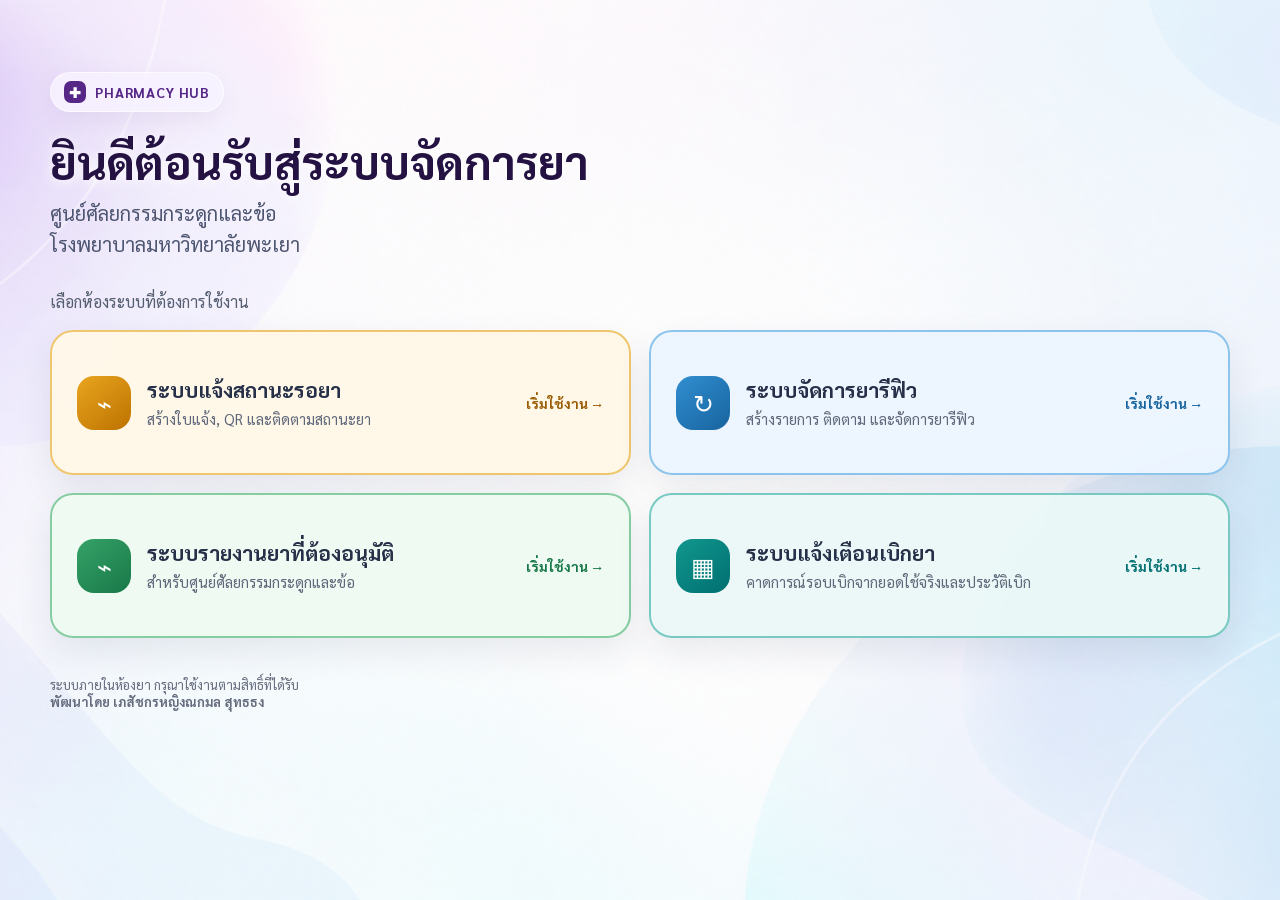
<file: index.html>
<!doctype html>
<html lang="th">
<head>
  <meta charset="utf-8">
  <meta name="viewport" content="width=device-width, initial-scale=1">
  <title>ระบบจัดการห้องยา | โรงพยาบาลมหาวิทยาลัยพะเยา</title>
  <link rel="preconnect" href="https://fonts.googleapis.com">
  <link rel="preconnect" href="https://fonts.gstatic.com" crossorigin>
  <link href="https://fonts.googleapis.com/css2?family=Sarabun:wght@400;500;600;700&display=swap" rel="stylesheet">
  <style>
    :root{--purple:#562787;--deep:#241342;--ink:#263149;--muted:#6b7280;--line:#ddd6eb;--bg:#f5f6fb}*{box-sizing:border-box}body{margin:0;min-height:100vh;font-family:Sarabun,Tahoma,sans-serif;color:var(--ink);background:linear-gradient(#ffffff24,#ffffff24),url('welcome-background.png') center/cover fixed no-repeat}main{width:min(1180px,calc(100% - 32px));margin:0 auto;padding:72px 0}.brand{display:inline-flex;align-items:center;gap:9px;padding:8px 13px;border:1px solid #ffffffaa;border-radius:999px;background:#f8f3ffcc;color:var(--purple);font-size:14px;font-weight:700;letter-spacing:.06em;box-shadow:0 8px 24px #5a388514}.brand i{display:grid;place-items:center;width:22px;height:22px;border-radius:7px;background:var(--purple);color:#fff;font-style:normal}h1{max-width:720px;margin:22px 0 10px;font-size:clamp(31px,5vw,46px);line-height:1.18;color:var(--deep);text-shadow:0 2px 12px #fff}.org{margin:0;color:#4d5570;font-size:20px;line-height:1.55}.hint{margin:31px 0 18px;color:#555d70;font-size:16px}.systems{display:grid;grid-template-columns:repeat(2,1fr);gap:18px}.system{display:flex;align-items:center;gap:16px;min-height:145px;padding:25px;border:2px solid transparent;border-radius:23px;color:inherit;text-decoration:none;box-shadow:0 14px 34px #29305618;backdrop-filter:blur(8px);transition:.18s ease}.system:hover{transform:translateY(-4px);box-shadow:0 19px 38px #30205a22}.icon{display:grid;place-items:center;flex:none;width:54px;height:54px;border-radius:17px;color:#fff;font-size:25px}.system strong{display:block;font-size:21px;line-height:1.25}.system small{display:block;margin-top:6px;color:#5f687a;font-size:15px;line-height:1.35}.system b{margin-left:auto;white-space:nowrap;font-size:14px}.system-wait{background:#fff8e8f2;border-color:#efc66d}.system-wait .icon{background:linear-gradient(140deg,#e9a51f,#bd7200)}.system-wait b{color:#9a5b00}.system-wait:hover{border-color:#d99a19}.system-refill{background:#edf6fff2;border-color:#8dc4ec}.system-refill .icon{background:linear-gradient(140deg,#318ed0,#17649f)}.system-refill b{color:#17649f}.system-refill:hover{border-color:#438fc6}.system-report{background:#effaf3f2;border-color:#87cda2}.system-report .icon{background:linear-gradient(140deg,#35a268,#187848)}.system-report b{color:#187848}.system-report:hover{border-color:#3b9d62}.system-stock{background:#eaf8f7f2;border-color:#78c9c2}.system-stock .icon{background:linear-gradient(140deg,#11978e,#006f70)}.system-stock b{color:#006f70}.system-stock:hover{border-color:#159c94}.foot{margin-top:38px;color:#656c7d;font-size:13px}@media(max-width:980px){.systems{grid-template-columns:1fr 1fr}}@media(max-width:680px){body{background-position:center top}main{padding:45px 0}.systems{grid-template-columns:1fr}.system{min-height:120px;padding:20px}.system strong{font-size:19px}.system b{display:none}.org{font-size:18px}}
  </style>
</head>
<body>
  <main>
    <div class="brand"><i>✚</i> PHARMACY HUB</div>
    <h1>ยินดีต้อนรับสู่ระบบจัดการยา</h1>
    <p class="org">ศูนย์ศัลยกรรมกระดูกและข้อ<br>โรงพยาบาลมหาวิทยาลัยพะเยา</p>
    <p class="hint">เลือกห้องระบบที่ต้องการใช้งาน</p>
    <section class="systems" aria-label="เลือกระบบ">
      <a class="system system-wait" href="./pharmacy-status/"><span class="icon">⌁</span><span><strong>ระบบแจ้งสถานะรอยา</strong><small>สร้างใบแจ้ง, QR และติดตามสถานะยา</small></span><b>เริ่มใช้งาน →</b></a>
      <a class="system system-refill" href="./refill-medication/"><span class="icon">↻</span><span><strong>ระบบจัดการยารีฟิว</strong><small>สร้างรายการ ติดตาม และจัดการยารีฟิว</small></span><b>เริ่มใช้งาน →</b></a>
      <a class="system system-report" href="./approval-reports/"><span class="icon">⌁</span><span><strong>ระบบรายงานยาที่ต้องอนุมัติ</strong><small>สำหรับศูนย์ศัลยกรรมกระดูกและข้อ</small></span><b>เริ่มใช้งาน →</b></a>
      <a class="system system-stock" href="./virtual-stock/"><span class="icon">▦</span><span><strong>ระบบแจ้งเตือนเบิกยา</strong><small>คาดการณ์รอบเบิกจากยอดใช้จริงและประวัติเบิก</small></span><b>เริ่มใช้งาน →</b></a>
    </section>
    <p class="foot">ระบบภายในห้องยา กรุณาใช้งานตามสิทธิ์ที่ได้รับ<br><strong>พัฒนาโดย เภสัชกรหญิงณกมล สุทธธง</strong></p>
  </main>
</body>
</html>
</file>
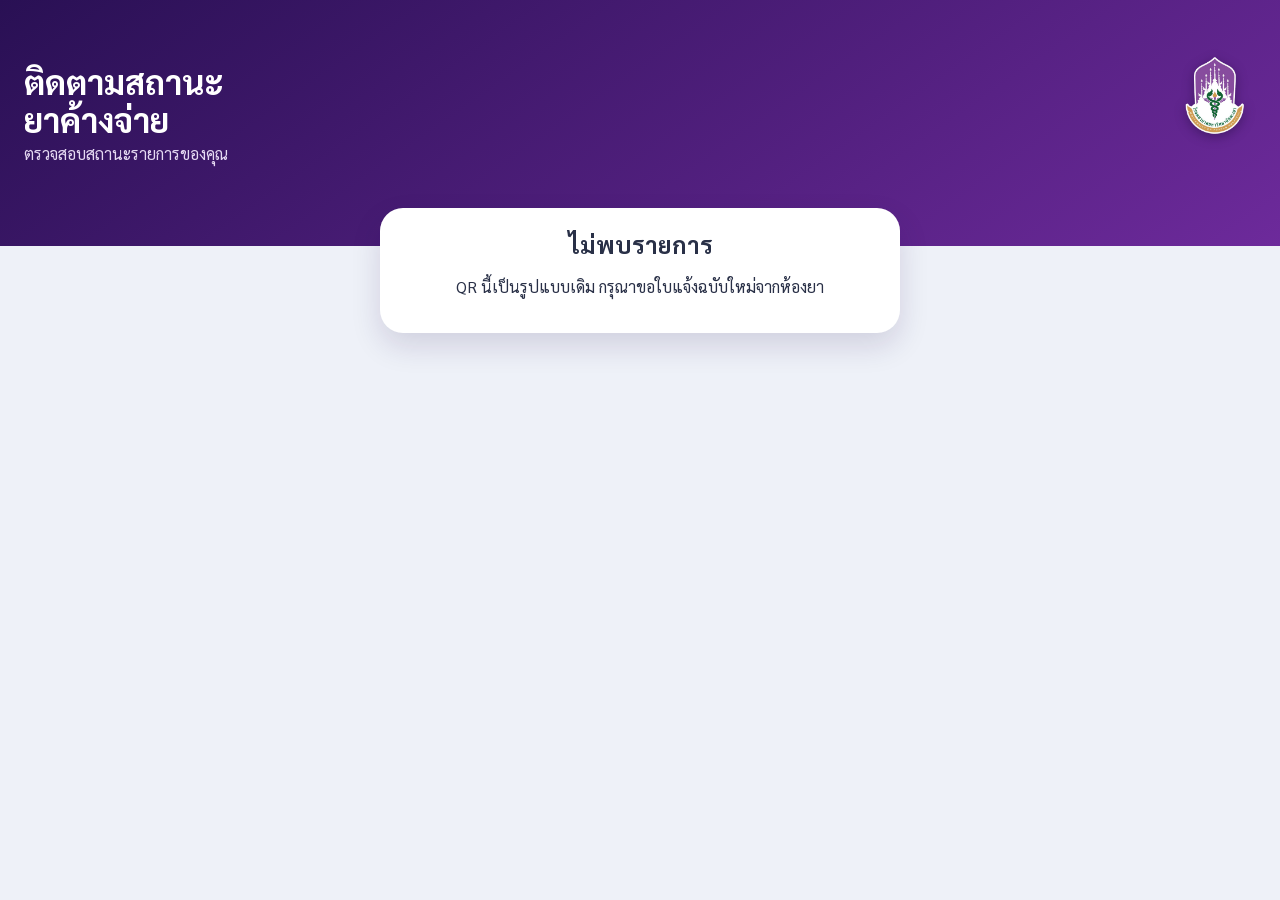
<file: pharmacy-status/status.html>
<!doctype html>
<html lang="th">
<head>
  <meta charset="utf-8">
  <meta name="viewport" content="width=device-width, initial-scale=1">
  <title>ติดตามสถานะยาค้างจ่าย</title>
  <link rel="preconnect" href="https://fonts.googleapis.com">
  <link rel="preconnect" href="https://fonts.gstatic.com" crossorigin>
  <link href="https://fonts.googleapis.com/css2?family=Sarabun:wght@400;500;600;700&display=swap" rel="stylesheet">
  <style>
    :root{--ink:#293047;--muted:#6e788d;--purple:#5d2589}*{box-sizing:border-box}body{margin:0;min-height:100vh;background:#eef1f8;font-family:Sarabun,Tahoma,sans-serif;color:var(--ink)}.hero{position:relative;z-index:0;padding:30px 24px 82px;background:linear-gradient(145deg,#291054,#6d2a9b);color:#fff}.hero-title{display:flex;align-items:flex-start;justify-content:space-between;gap:14px;margin-top:24px}.hero-logo{flex:none;width:82px;height:82px;object-fit:contain;filter:drop-shadow(0 3px 6px #16052f66)}.tag{display:inline-block;border:1px solid #ffffff4c;border-radius:999px;padding:6px 12px;font-size:14px}.hero h1{margin:8px 0 5px;font-size:34px;line-height:1.12}.hero p{margin:0;color:#e6daf3}.content{position:relative;z-index:1;width:min(520px,calc(100% - 32px));margin:-54px auto 30px}.panel,.card{background:#fff;border-radius:23px;box-shadow:0 13px 30px #26104c24}.panel{display:flex;gap:14px;padding:18px;border:1px solid #e1d5c4}.symbol{display:grid;place-items:center;flex:none;width:46px;height:46px;border-radius:15px;background:#fff0c7;color:#926000;font-size:24px}.panel strong{display:block;font-size:20px;line-height:1.28}.panel span{display:block;color:var(--muted);font-size:13px}.panel p{margin:4px 0 0;color:#5f6879;line-height:1.4}.waiting .symbol{background:#fff0c7;color:#926000}.ready .symbol{background:#d9f5e8;color:#087656}.delivery .symbol{background:#dcecff;color:#175b9d}.received .symbol{background:#e8e9ef;color:#414657}.card{margin-top:16px;padding:18px}.head{display:flex;justify-content:space-between;gap:10px;padding-bottom:12px;border-bottom:1px solid #e7e8ee;color:#667085;font-size:14px}.code{font-size:12px;color:#896a9b}.row{padding:15px 0;border-bottom:1px dashed #d9dce5}.row:last-of-type{border:0}.row small{display:block;color:#7a8291;margin-bottom:3px}.row b{font-size:18px}.amount{display:inline-block;padding:4px 10px;border-radius:9px;background:#fce8ea;color:#a1333d}.note{margin-top:12px;padding:14px;border:1px solid #ef9ca5;border-radius:14px;background:#fff0f1;color:#b42332;line-height:1.5}.note span{display:block;margin-bottom:3px;font-size:13px;font-weight:700}.note b{display:block;color:#b42332;font-size:16px;font-weight:700}.error{padding:20px;text-align:center}.error h2{margin:0 0 8px}.loading{color:#e9e0f7}
    .panel.waiting{background:#fffaf0;border-color:#f3c66a}.panel.waiting strong{color:#8a5b00}.panel.ready{background:#f2fcf7;border-color:#8fd7b3}.panel.ready strong{color:#087656}.panel.delivery{background:#f1f7ff;border-color:#9fc7f2}.panel.delivery strong{color:#175b9d}.panel.received{background:#f6f7fa;border-color:#d4d8e3}.panel.received strong{color:#414657}.panel.cancelled{background:#fff3f4;border-color:#f0b5ba}.panel.cancelled strong{color:#a1323d}.contact{margin-top:12px;padding:13px;border-radius:14px;background:#f0f4fc;color:#334f7e;font-weight:600;line-height:1.45}.track-card{margin-top:16px;padding:18px 18px 8px;border-radius:22px;background:#fff;box-shadow:0 11px 28px #16063f18}.track-title{display:flex;justify-content:space-between;gap:12px;padding-bottom:15px;border-bottom:1px solid #e8e9ef}.track-title strong{font-size:18px}.track-title span{color:#776389;font-size:12px}.timeline{padding:16px 0 0}.track-row{display:grid;grid-template-columns:70px 24px 1fr;gap:10px;min-height:78px}.track-time{padding-top:1px;color:#9ba0ac;font-size:11px;line-height:1.35;text-align:right}.track-axis{position:relative;display:flex;justify-content:center}.track-axis:after{content:"";position:absolute;top:17px;bottom:-2px;width:2px;background:#dcdfe7}.track-row:last-child .track-axis:after{display:none}.track-dot{position:relative;z-index:1;width:13px;height:13px;margin-top:3px;border:3px solid #c8ccd5;border-radius:50%;background:#fff}.track-copy{padding-bottom:18px;color:#a0a4ae}.track-copy b{display:block;font-size:16px;line-height:1.35}.track-copy small{display:block;margin-top:4px;line-height:1.4}.track-row.done .track-dot{border-color:#8150a6;background:#8150a6}.track-row.done .track-copy{color:#71687b}.track-row.current .track-dot{width:17px;height:17px;margin-top:1px;border-color:#5d2589;background:#fff;box-shadow:0 0 0 5px #eee3f7}.track-row.current .track-copy{color:#3f195f}.track-row.current .track-copy b{font-size:18px}.track-row.current .track-time{color:#5d2589;font-weight:700}.track-row.cancelled .track-dot{border-color:#bd3c49;background:#bd3c49}.track-row.cancelled .track-copy{color:#9f2632}@media(max-width:390px){.track-row{grid-template-columns:56px 20px 1fr;gap:8px}.track-copy b{font-size:15px}}
  </style>
</head>
<body>
  <header class="hero"><div class="hero-title"><h1>ติดตามสถานะ<br>ยาค้างจ่าย</h1><img class="hero-logo" src="../logo.png" alt="ตราโรงพยาบาลมหาวิทยาลัยพะเยา"></div><p>ตรวจสอบสถานะรายการของคุณ</p></header>
  <main class="content" id="content"><p class="loading">กำลังตรวจสอบสถานะ…</p></main>
  <script>
    const $ = id => document.getElementById(id);
    const q = new URLSearchParams(location.search), token = q.get('token'), api = q.get('api') || 'https://script.google.com/macros/s/AKfycbzkTF08dH_w6FU8CixUThwO25fDZ9n2SI6XMqTJqnWbSeo-gTFpsVy9JYdDqRDdPmS51A/exec';
    const safe = value => String(value || '').replace(/[&<>"']/g, c => ({'&':'&amp;','<':'&lt;','>':'&gt;','"':'&quot;'}[c]));
    const masked = name => ((name || 'ผู้รับบริการ').trim().split(/\s+/)[0] || 'ผู้รับบริการ') + ' XXX';
    const date = value => value ? new Intl.DateTimeFormat('th-TH',{day:'numeric',month:'long',year:'numeric'}).format(new Date(value + 'T00:00:00')) : '-';
    const updated = value => value ? new Intl.DateTimeFormat('th-TH',{dateStyle:'medium',timeStyle:'short'}).format(new Date(value)) : '-';
    const meta = {waiting:['◷','อยู่ระหว่างการจัดหา/ยายังไม่มา','รายการยายังไม่มา โปรดตรวจสอบใหม่ภายหลัง'],ready:['✓','ยามาแล้ว โปรดนำเอกสารมาติดต่อรับยา','กรุณานำเอกสารมาติดต่อรับยา'],delivery:['↗','จัดส่งยาให้ผู้ป่วยแล้ว','ห้องยาได้จัดส่งยาให้ผู้ป่วยแล้ว โปรดเตรียมชำระเงินค่าส่งยา 55 บาท (เก็บปลายทาง)'],received:['✓','รับยาแล้ว','ผู้ป่วยได้รับยาเรียบร้อยแล้ว'],cancelled:['!','ยกเลิกรายการ','กรุณาติดต่อห้องยาเพื่อสอบถามข้อมูลเพิ่มเติม']};
    function fail(message){$('content').innerHTML='<section class="card error"><h2>ไม่พบรายการ</h2><p>'+safe(message)+'</p></section>';}
    function timeline(item){
      const steps=[['waiting','อยู่ระหว่างการจัดหา/ยายังไม่มา','ห้องยากำลังดำเนินการจัดหารายการยา'],['ready','ยามาแล้ว พร้อมติดต่อรับยา','โปรดนำเอกสารมาติดต่อรับยา'],['delivery','จัดส่งยาให้ผู้ป่วยแล้ว','โปรดเตรียมชำระค่าจัดส่ง 55 บาท แบบเก็บปลายทาง'],['received','รับยาแล้ว','ดำเนินการรับยาเรียบร้อยแล้ว']];
      if(item.status==='cancelled')return '<section class="track-card"><div class="track-title"><strong>ลำดับสถานะยา</strong><span>อัปเดตล่าสุด</span></div><div class="timeline"><div class="track-row current cancelled"><time class="track-time">'+updated(item.updatedAt)+'</time><div class="track-axis"><i class="track-dot"></i></div><div class="track-copy"><b>ยกเลิกรายการ</b><small>กรุณาติดต่อเจ้าหน้าที่เพื่อสอบถามรายละเอียด</small></div></div></div></section>';
      const current=Math.max(0,steps.findIndex(step=>step[0]===item.status));
      const history=Array.isArray(item.statusHistory)?item.statusHistory:[];
      const when=status=>{if(status===item.status)return updated(item.updatedAt);const hit=[...history].reverse().find(entry=>entry&&entry.status===status);return hit&&hit.at?updated(hit.at):'';};
      return '<section class="track-card"><div class="track-title"><strong>ลำดับสถานะยา</strong><span>รหัส '+safe(item.id)+'</span></div><div class="timeline">'+steps.map((step,index)=>'<div class="track-row '+(index<current?'done':index===current?'current':'pending')+'"><time class="track-time">'+(when(step[0])||'รอดำเนินการ')+'</time><div class="track-axis"><i class="track-dot"></i></div><div class="track-copy"><b>'+step[1]+'</b><small>'+step[2]+'</small></div></div>').join('')+'</div></section>';
    }
    if(!token){fail('QR นี้เป็นรูปแบบเดิม กรุณาขอใบแจ้งฉบับใหม่จากห้องยา');}
    else fetch(api + '?action=pharmacyPatient&token=' + encodeURIComponent(token) + '&_=' + Date.now(),{cache:'no-store'}).then(r => r.json()).then(data => {
      if(!data.ok) throw new Error('ไม่พบข้อมูล หรือรายการถูกยกเลิก');
      const item=data.item, state=meta[item.status] || meta.waiting;
      $('content').innerHTML='<section class="panel '+safe(item.status)+'"><div class="symbol">'+state[0]+'</div><div><span>สถานะล่าสุด</span><strong>'+state[1]+'</strong><p>'+state[2]+'</p></div></section>'+timeline(item)+'<section class="card"><div class="head"><span>รายละเอียดรายการ</span><span class="code">รหัส '+safe(item.id)+'</span></div><div class="row"><small>ผู้รับบริการ</small><b>'+safe(masked(item.patient))+'</b></div><div class="row"><small>รายการยา</small><b>'+safe(item.drug || 'อยู่ระหว่างระบุรายการ')+'</b></div><div class="row"><small>จำนวนค้างจ่าย</small><b class="amount">'+safe(item.quantity || '-')+'</b></div><div class="row"><small>รับได้หลังวันที่</small><b>'+date(item.availableDate)+'</b></div><div class="row"><small>อัปเดตสถานะล่าสุด</small><b>'+updated(item.updatedAt)+'</b></div>'+(item.note?'<div class="note"><span>หมายเหตุสำหรับผู้ป่วย</span><b>'+safe(item.note)+'</b></div>':'')+'<div class="contact">หากมีข้อสงสัย โทร 054-466-666 ต่อ 7121, 7123, 7408</div></section>';
    }).catch(() => fail('กรุณาลองใหม่ภายหลัง หรือติดต่อห้องยา'));
  </script>
</body>
</html>
</file>
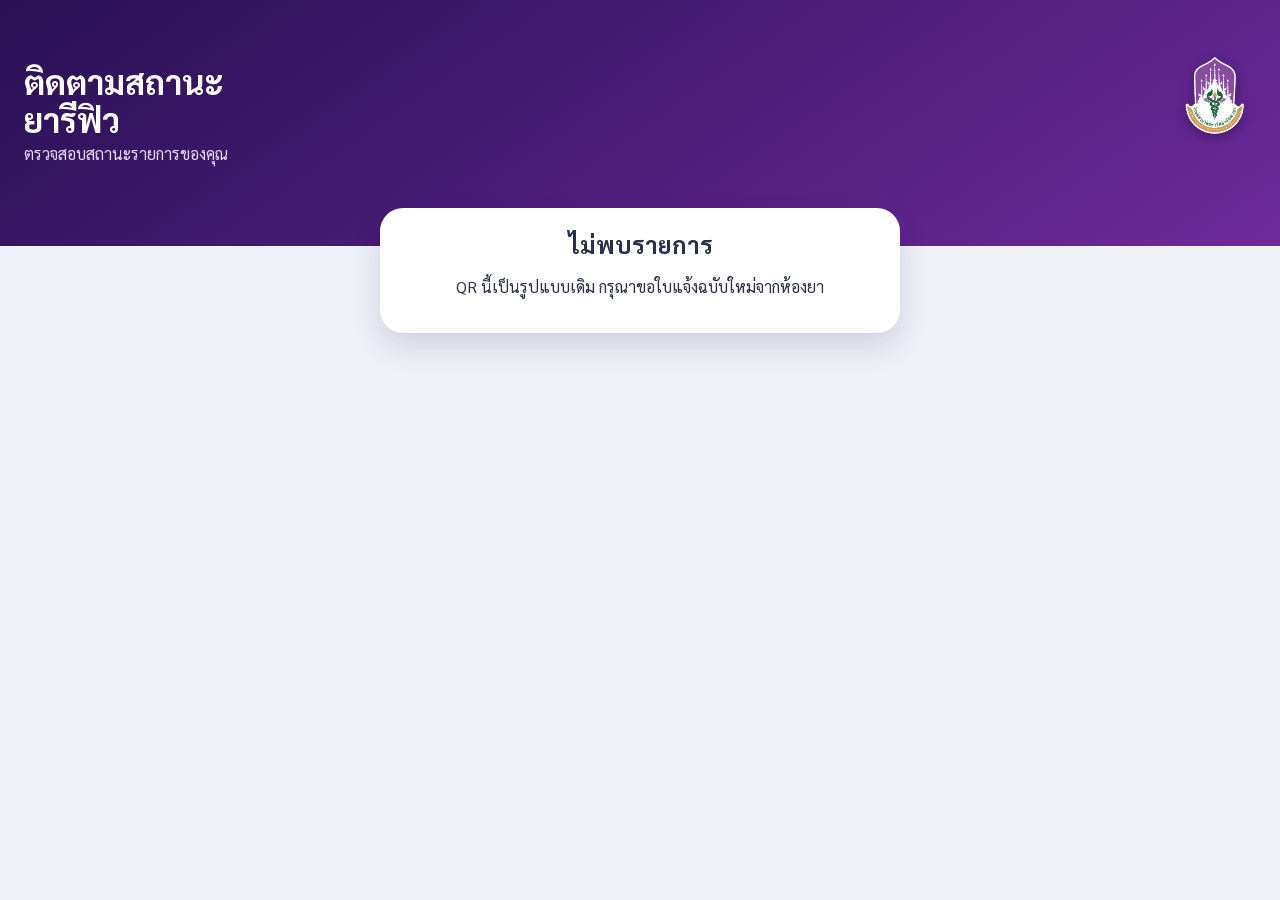
<file: refill-medication/status.html>
<!doctype html>
<html lang="th">
<head>
  <meta charset="utf-8">
  <meta name="viewport" content="width=device-width, initial-scale=1">
  <title>ติดตามสถานะยารีฟิว</title>
  <link rel="preconnect" href="https://fonts.googleapis.com">
  <link rel="preconnect" href="https://fonts.gstatic.com" crossorigin>
  <link href="https://fonts.googleapis.com/css2?family=Sarabun:wght@400;500;600;700&display=swap" rel="stylesheet">
  <style>
    :root{--ink:#293047;--muted:#6e788d;--purple:#5d2589}*{box-sizing:border-box}body{margin:0;min-height:100vh;background:#eef1f8;font-family:Sarabun,Tahoma,sans-serif;color:var(--ink)}.hero{position:relative;z-index:0;padding:30px 24px 82px;background:linear-gradient(145deg,#291054,#6d2a9b);color:#fff}.hero-title{display:flex;align-items:flex-start;justify-content:space-between;gap:14px;margin-top:24px}.hero-logo{flex:none;width:82px;height:82px;object-fit:contain;filter:drop-shadow(0 3px 6px #16052f66)}.tag{display:inline-block;border:1px solid #ffffff4c;border-radius:999px;padding:6px 12px;font-size:14px}.hero h1{margin:8px 0 5px;font-size:34px;line-height:1.12}.hero p{margin:0;color:#e6daf3}.content{position:relative;z-index:1;width:min(520px,calc(100% - 32px));margin:-54px auto 30px}.panel,.card{background:#fff;border-radius:23px;box-shadow:0 13px 30px #26104c24}.panel{display:flex;gap:14px;padding:18px;border:1px solid #e1d5c4}.symbol{display:grid;place-items:center;flex:none;width:46px;height:46px;border-radius:15px;background:#fff0c7;color:#926000;font-size:24px}.panel strong{display:block;font-size:20px;line-height:1.28}.panel span{display:block;color:var(--muted);font-size:13px}.panel p{margin:4px 0 0;color:#5f6879;line-height:1.4}.waiting .symbol{background:#fff0c7;color:#926000}.ready .symbol{background:#d9f5e8;color:#087656}.delivery .symbol{background:#dcecff;color:#175b9d}.received .symbol{background:#e8e9ef;color:#414657}.card{margin-top:16px;padding:18px}.head{display:flex;justify-content:space-between;gap:10px;padding-bottom:12px;border-bottom:1px solid #e7e8ee;color:#667085;font-size:14px}.code{font-size:12px;color:#896a9b}.row{padding:15px 0;border-bottom:1px dashed #d9dce5}.row:last-of-type{border:0}.row small{display:block;color:#7a8291;margin-bottom:3px}.row b{font-size:18px}.amount{display:inline-block;padding:4px 10px;border-radius:9px;background:#fce8ea;color:#a1333d}.note{margin-top:12px;padding:14px;border:1px solid #ef9ca5;border-radius:14px;background:#fff0f1;color:#b42332;line-height:1.5}.note span{display:block;margin-bottom:3px;font-size:13px;font-weight:700}.note b{display:block;color:#b42332;font-size:16px;font-weight:700}.error{padding:20px;text-align:center}.error h2{margin:0 0 8px}.loading{color:#e9e0f7}
    .panel.waiting{background:#fffaf0;border-color:#f3c66a}.panel.waiting strong{color:#8a5b00}.panel.ready{background:#f2fcf7;border-color:#8fd7b3}.panel.ready strong{color:#087656}.panel.delivery{background:#f1f7ff;border-color:#9fc7f2}.panel.delivery strong{color:#175b9d}.panel.received{background:#f6f7fa;border-color:#d4d8e3}.panel.received strong{color:#414657}.panel.cancelled{background:#fff3f4;border-color:#f0b5ba}.panel.cancelled strong{color:#a1323d}.contact{margin-top:12px;padding:13px;border-radius:14px;background:#f0f4fc;color:#334f7e;font-weight:600;line-height:1.45}.track-card{margin-top:16px;padding:18px 18px 8px;border-radius:22px;background:#fff;box-shadow:0 11px 28px #16063f18}.track-title{display:flex;justify-content:space-between;gap:12px;padding-bottom:15px;border-bottom:1px solid #e8e9ef}.track-title strong{font-size:18px}.track-title span{color:#776389;font-size:12px}.timeline{padding:16px 0 0}.track-row{display:grid;grid-template-columns:70px 24px 1fr;gap:10px;min-height:78px}.track-time{padding-top:1px;color:#9ba0ac;font-size:11px;line-height:1.35;text-align:right}.track-axis{position:relative;display:flex;justify-content:center}.track-axis:after{content:"";position:absolute;top:17px;bottom:-2px;width:2px;background:#dcdfe7}.track-row:last-child .track-axis:after{display:none}.track-dot{position:relative;z-index:1;width:13px;height:13px;margin-top:3px;border:3px solid #c8ccd5;border-radius:50%;background:#fff}.track-copy{padding-bottom:18px;color:#a0a4ae}.track-copy b{display:block;font-size:16px;line-height:1.35}.track-copy small{display:block;margin-top:4px;line-height:1.4}.track-row.done .track-dot{border-color:#8150a6;background:#8150a6}.track-row.done .track-copy{color:#71687b}.track-row.current .track-dot{width:17px;height:17px;margin-top:1px;border-color:#5d2589;background:#fff;box-shadow:0 0 0 5px #eee3f7}.track-row.current .track-copy{color:#3f195f}.track-row.current .track-copy b{font-size:18px}.track-row.current .track-time{color:#5d2589;font-weight:700}.track-row.cancelled .track-dot{border-color:#bd3c49;background:#bd3c49}.track-row.cancelled .track-copy{color:#9f2632}@media(max-width:390px){.track-row{grid-template-columns:56px 20px 1fr;gap:8px}.track-copy b{font-size:15px}}
  </style>
</head>
<body>
  <header class="hero"><div class="hero-title"><h1>ติดตามสถานะ<br>ยารีฟิว</h1><img class="hero-logo" src="../logo.png" alt="ตราโรงพยาบาลมหาวิทยาลัยพะเยา"></div><p>ตรวจสอบสถานะรายการของคุณ</p></header>
  <main class="content" id="content"><p class="loading">กำลังตรวจสอบสถานะ…</p></main>
  <script>
    const $ = id => document.getElementById(id);
    const q = new URLSearchParams(location.search), token = q.get('token'), api = q.get('api') || 'https://script.google.com/macros/s/AKfycbzkTF08dH_w6FU8CixUThwO25fDZ9n2SI6XMqTJqnWbSeo-gTFpsVy9JYdDqRDdPmS51A/exec';
    const safe = value => String(value || '').replace(/[&<>"']/g, c => ({'&':'&amp;','<':'&lt;','>':'&gt;','"':'&quot;'}[c]));
    const masked = name => ((name || 'ผู้รับบริการ').trim().split(/\s+/)[0] || 'ผู้รับบริการ') + ' XXX';
    const date = value => value ? new Intl.DateTimeFormat('th-TH',{day:'numeric',month:'long',year:'numeric'}).format(new Date(value + 'T00:00:00')) : '-';
    const updated = value => value ? new Intl.DateTimeFormat('th-TH',{dateStyle:'medium',timeStyle:'short'}).format(new Date(value)) : '-';
    const meta = {waiting:['◷','โปรดรอให้ถึงกำหนดรับยา','รายการยายังไม่มา โปรดตรวจสอบใหม่ภายหลัง'],ready:['✓','สามารถติดต่อรับยาได้','กรุณานำเอกสารมาติดต่อรับยา'],delivery:['↗','จัดส่งยาให้ผู้ป่วยแล้ว','ห้องยาได้จัดส่งยาให้ผู้ป่วยแล้ว โปรดเตรียมชำระเงินค่าส่งยา 55 บาท (เก็บปลายทาง)'],received:['✓','รับยาแล้ว','ผู้ป่วยได้รับยาเรียบร้อยแล้ว'],cancelled:['!','ยกเลิกรายการ','กรุณาติดต่อห้องยาเพื่อสอบถามข้อมูลเพิ่มเติม']};
    function fail(message){$('content').innerHTML='<section class="card error"><h2>ไม่พบรายการ</h2><p>'+safe(message)+'</p></section>';}
    function timeline(item){
      const steps=[['waiting','โปรดรอให้ถึงกำหนดรับยา','ห้องยากำลังดำเนินการจัดหารายการยา'],['ready','สามารถติดต่อรับยาได้','โปรดนำเอกสารมาติดต่อรับยา'],['delivery','จัดส่งยาให้ผู้ป่วยแล้ว','โปรดเตรียมชำระค่าจัดส่ง 55 บาท แบบเก็บปลายทาง'],['received','รับยาแล้ว','ดำเนินการรับยาเรียบร้อยแล้ว']];
      if(item.status==='cancelled')return '<section class="track-card"><div class="track-title"><strong>ลำดับสถานะยา</strong><span>อัปเดตล่าสุด</span></div><div class="timeline"><div class="track-row current cancelled"><time class="track-time">'+updated(item.updatedAt)+'</time><div class="track-axis"><i class="track-dot"></i></div><div class="track-copy"><b>ยกเลิกรายการ</b><small>กรุณาติดต่อเจ้าหน้าที่เพื่อสอบถามรายละเอียด</small></div></div></div></section>';
      const current=Math.max(0,steps.findIndex(step=>step[0]===item.status));
      const history=Array.isArray(item.statusHistory)?item.statusHistory:[];
      const when=status=>{if(status===item.status)return updated(item.updatedAt);const hit=[...history].reverse().find(entry=>entry&&entry.status===status);return hit&&hit.at?updated(hit.at):'';};
      return '<section class="track-card"><div class="track-title"><strong>ลำดับสถานะยา</strong><span>รหัส '+safe(item.id)+'</span></div><div class="timeline">'+steps.map((step,index)=>'<div class="track-row '+(index<current?'done':index===current?'current':'pending')+'"><time class="track-time">'+(when(step[0])||'รอดำเนินการ')+'</time><div class="track-axis"><i class="track-dot"></i></div><div class="track-copy"><b>'+step[1]+'</b><small>'+step[2]+'</small></div></div>').join('')+'</div></section>';
    }
    if(!token){fail('QR นี้เป็นรูปแบบเดิม กรุณาขอใบแจ้งฉบับใหม่จากห้องยา');}
    else fetch(api + '?action=refillPatient&token=' + encodeURIComponent(token) + '&_=' + Date.now(),{cache:'no-store'}).then(r => r.json()).then(data => {
      if(!data.ok) throw new Error('ไม่พบข้อมูล หรือรายการถูกยกเลิก');
      const item=data.item, state=meta[item.status] || meta.waiting;
      $('content').innerHTML='<section class="panel '+safe(item.status)+'"><div class="symbol">'+state[0]+'</div><div><span>สถานะล่าสุด</span><strong>'+state[1]+'</strong><p>'+state[2]+'</p></div></section>'+timeline(item)+'<section class="card"><div class="head"><span>รายละเอียดรายการ</span><span class="code">รหัส '+safe(item.id)+'</span></div><div class="row"><small>ผู้รับบริการ</small><b>'+safe(masked(item.patient))+'</b></div><div class="row"><small>รายการยา</small><b>'+safe(item.drug || 'อยู่ระหว่างระบุรายการ')+'</b></div><div class="row"><small>จำนวนค้างจ่าย</small><b class="amount">'+safe(item.quantity || '-')+'</b></div><div class="row"><small>รับได้หลังวันที่</small><b>'+date(item.availableDate)+'</b></div><div class="row"><small>อัปเดตสถานะล่าสุด</small><b>'+updated(item.updatedAt)+'</b></div>'+(item.note?'<div class="note"><span>หมายเหตุสำหรับผู้ป่วย</span><b>'+safe(item.note)+'</b></div>':'')+'<div class="contact">หากมีข้อสงสัย โทร 054-466-666 ต่อ 7121, 7123, 7408</div></section>';
    }).catch(() => fail('กรุณาลองใหม่ภายหลัง หรือติดต่อห้องยา'));
  </script>
</body>
</html>
</file>
